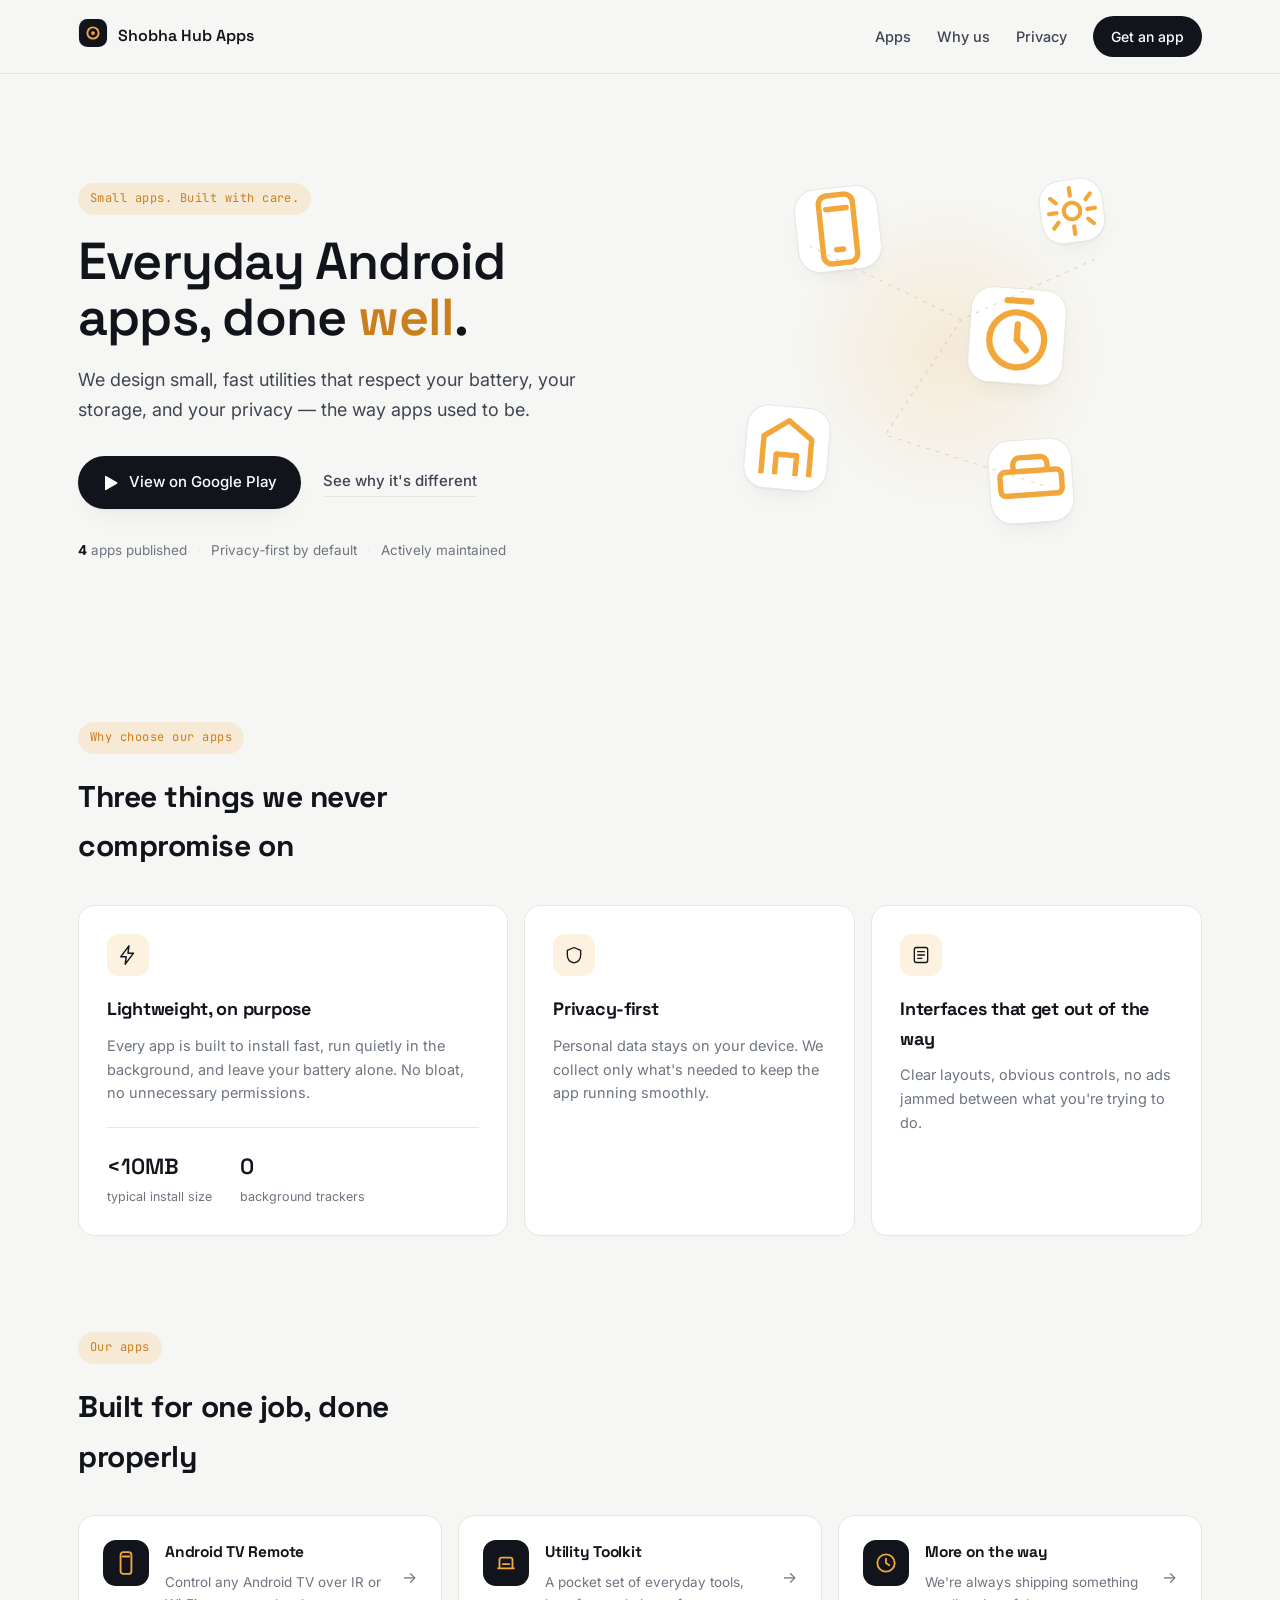
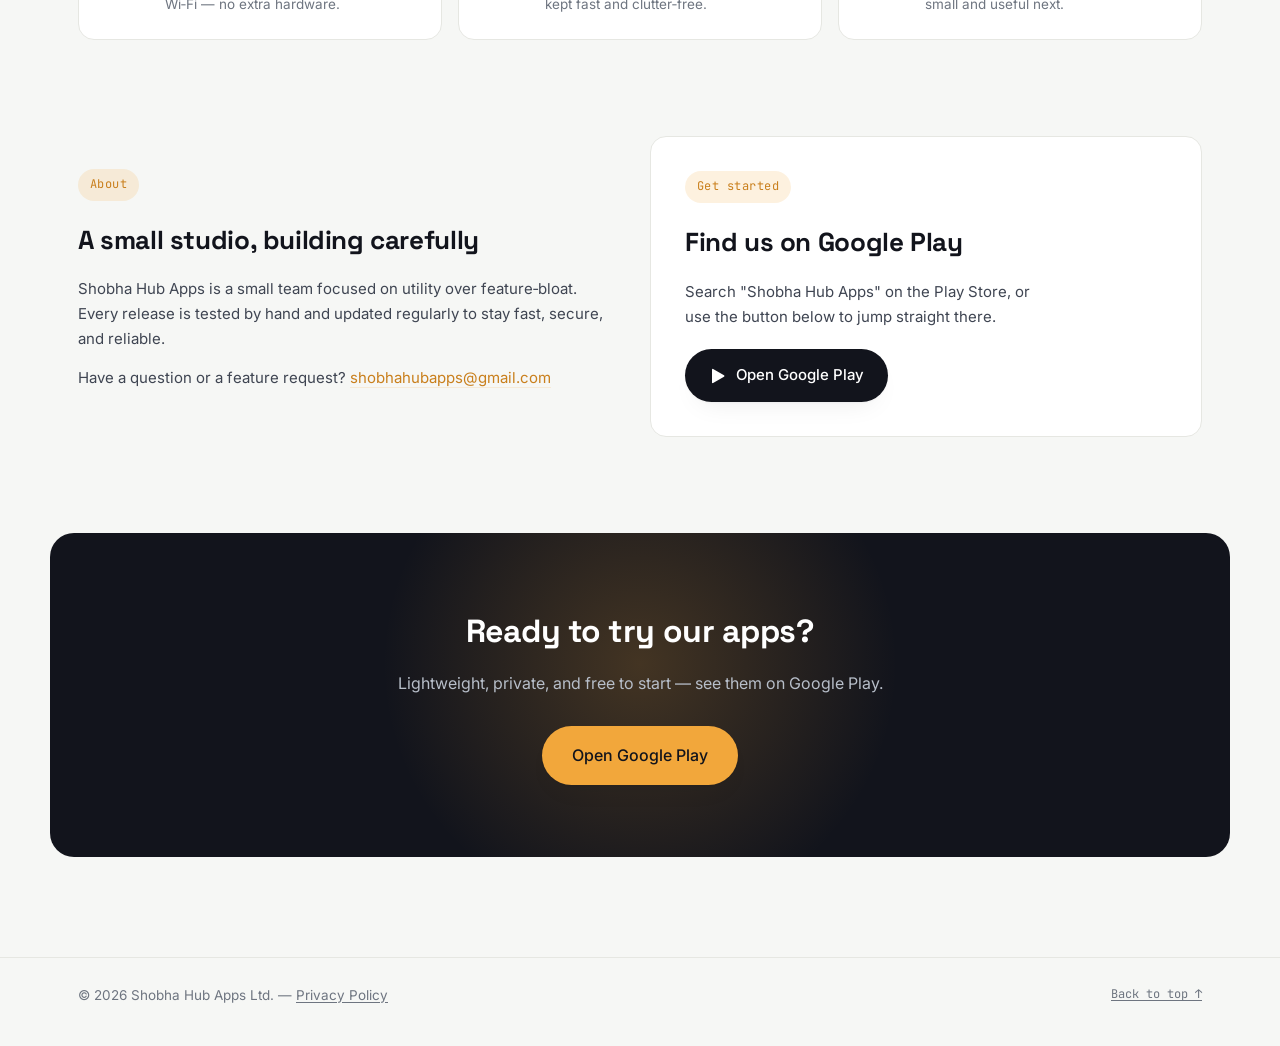
<file: index.html>
<!doctype html>
<html lang="en">
<head>
  <meta charset="utf-8" />
  <meta name="viewport" content="width=device-width, initial-scale=1" />
  <title>Shobha Hub Apps — Android apps on Google Play</title>
  <meta name="description" content="Shobha Hub Apps builds small, lightweight, privacy-first Android apps. Discover and download them on Google Play." />
  <link rel="preconnect" href="https://fonts.googleapis.com">
  <link rel="preconnect" href="https://fonts.gstatic.com" crossorigin>
  <link href="https://fonts.googleapis.com/css2?family=Space+Grotesk:wght@500;600;700&family=Inter:wght@400;500;600&family=JetBrains+Mono:wght@400;500&display=swap" rel="stylesheet">
  <link rel="stylesheet" href="/assets/styles.css">
  <link rel="icon" href="data:image/svg+xml,%3Csvg xmlns='http://www.w3.org/2000/svg' viewBox='0 0 32 32'%3E%3Crect width='32' height='32' rx='9' fill='%23F2A73B'/%3E%3C/svg%3E">
</head>
<body>

  <header class="site-header">
    <div class="container header-inner">
      <a class="brand" href="/">
        <span class="mark" aria-hidden="true">
          <svg viewBox="0 0 32 32" width="30" height="30">
            <rect x="1" y="1" width="30" height="30" rx="9" fill="#12141C"/>
            <circle cx="16" cy="16" r="6" fill="none" stroke="#F2A73B" stroke-width="2"/>
            <circle cx="16" cy="16" r="2" fill="#F2A73B"/>
          </svg>
        </span>
        <span class="brand-name">Shobha Hub Apps</span>
      </a>
      <nav class="site-nav">
        <a class="link" href="#apps">Apps</a>
        <a class="link" href="#features">Why us</a>
        <a class="link nav-hide-sm" href="/privacy-policy.html">Privacy</a>
        <a class="btn" id="download" href="#" data-play-link>Get an app</a>
      </nav>
    </div>
  </header>

  <main>

    <section class="hero">
      <div class="container hero-inner">
        <div class="hero-text">
          <span class="eyebrow">Small apps. Built with care.</span>
          <h1>Everyday Android<br>apps, done <em>well</em>.</h1>
          <p class="lede">We design small, fast utilities that respect your battery, your storage, and your privacy — the way apps used to be.</p>
          <div class="cta-row">
            <a class="cta-btn" href="#" data-play-link>
              <svg width="18" height="18" viewBox="0 0 24 24" fill="none"><path d="M4 3.5v17a1 1 0 0 0 1.5.87l14.5-8.5a1 1 0 0 0 0-1.74L5.5 2.63A1 1 0 0 0 4 3.5Z" fill="currentColor"/></svg>
              View on Google Play
            </a>
            <a class="secondary" href="#features">See why it's different</a>
          </div>
          <div class="trust-row">
            <span><b>4</b> apps published</span>
            <span class="dot">·</span>
            <span>Privacy‑first by default</span>
            <span class="dot">·</span>
            <span>Actively maintained</span>
          </div>
        </div>

        <div class="hero-art" aria-hidden="true">
          <div class="glow"></div>
          <div class="tile tile-1">
            <svg viewBox="0 0 24 24" fill="none"><rect x="7" y="2" width="10" height="20" rx="2.5" stroke="#F2A73B" stroke-width="1.6"/><path d="M11 18h2" stroke="#F2A73B" stroke-width="1.6" stroke-linecap="round"/><path d="M9 6h6" stroke="#F2A73B" stroke-width="1.6" stroke-linecap="round"/></svg>
          </div>
          <div class="tile tile-2">
            <svg viewBox="0 0 24 24" fill="none"><circle cx="12" cy="13" r="7" stroke="#F2A73B" stroke-width="1.6"/><path d="M12 9v4l2.5 2.5" stroke="#F2A73B" stroke-width="1.6" stroke-linecap="round"/><path d="M9 3h6" stroke="#F2A73B" stroke-width="1.6" stroke-linecap="round"/></svg>
          </div>
          <div class="tile tile-3">
            <svg viewBox="0 0 24 24" fill="none"><path d="M5 20V9l7-5 7 5v11" stroke="#F2A73B" stroke-width="1.6" stroke-linejoin="round"/><path d="M9 20v-6h6v6" stroke="#F2A73B" stroke-width="1.6" stroke-linejoin="round"/></svg>
          </div>
          <div class="tile tile-4">
            <svg viewBox="0 0 24 24" fill="none"><rect x="3" y="9" width="18" height="7" rx="1.5" stroke="#F2A73B" stroke-width="1.6"/><path d="M7 9V7a2 2 0 0 1 2-2h6a2 2 0 0 1 2 2v2" stroke="#F2A73B" stroke-width="1.6"/></svg>
          </div>
          <div class="tile tile-5">
            <svg viewBox="0 0 24 24" fill="none"><path d="M12 3v3M12 18v3M4.2 6.2l2 2M17.8 15.8l2 2M3 12h3M18 12h3M4.2 17.8l2-2M17.8 8.2l2-2" stroke="#F2A73B" stroke-width="1.6" stroke-linecap="round"/><circle cx="12" cy="12" r="3.2" stroke="#F2A73B" stroke-width="1.6"/></svg>
          </div>
          <svg class="constellation-lines" viewBox="0 0 400 400" preserveAspectRatio="none">
            <path d="M90 80 L210 150 L320 90 M210 150 L150 260 L280 310" stroke="#E3C088" stroke-width="1" stroke-dasharray="3 5" fill="none" opacity="0.6"/>
          </svg>
        </div>
      </div>
    </section>

    <section id="features" class="features">
      <div class="container">
        <span class="eyebrow">Why choose our apps</span>
        <h2>Three things we never compromise on</h2>
        <div class="bento">
          <div class="card card-lg">
            <div class="card-icon">
              <svg width="22" height="22" viewBox="0 0 24 24" fill="none"><path d="M13 2 4 14h6l-1 8 9-12h-6l1-8Z" stroke="#12141C" stroke-width="1.6" stroke-linejoin="round"/></svg>
            </div>
            <h3>Lightweight, on purpose</h3>
            <p>Every app is built to install fast, run quietly in the background, and leave your battery alone. No bloat, no unnecessary permissions.</p>
            <div class="stat-row">
              <div class="stat"><span class="stat-num">&lt;10MB</span><span class="stat-label">typical install size</span></div>
              <div class="stat"><span class="stat-num">0</span><span class="stat-label">background trackers</span></div>
            </div>
          </div>
          <div class="card">
            <div class="card-icon">
              <svg width="20" height="20" viewBox="0 0 24 24" fill="none"><path d="M12 3 20 6.5V12c0 5-3.6 8.5-8 9.5C7.6 20.5 4 17 4 12V6.5L12 3Z" stroke="#12141C" stroke-width="1.6" stroke-linejoin="round"/></svg>
            </div>
            <h3>Privacy‑first</h3>
            <p>Personal data stays on your device. We collect only what's needed to keep the app running smoothly.</p>
          </div>
          <div class="card">
            <div class="card-icon">
              <svg width="20" height="20" viewBox="0 0 24 24" fill="none"><rect x="4" y="3" width="16" height="18" rx="2.5" stroke="#12141C" stroke-width="1.6"/><path d="M8 8h8M8 12h8M8 16h5" stroke="#12141C" stroke-width="1.6" stroke-linecap="round"/></svg>
            </div>
            <h3>Interfaces that get out of the way</h3>
            <p>Clear layouts, obvious controls, no ads jammed between what you're trying to do.</p>
          </div>
        </div>
      </div>
    </section>

    <section id="apps" class="apps-section">
      <div class="container">
        <span class="eyebrow">Our apps</span>
        <h2>Built for one job, done properly</h2>
        <div class="apps-grid">
          <a class="app-card" href="#" data-play-link>
            <div class="app-icon" style="--tint:#12141C">
              <svg width="26" height="26" viewBox="0 0 24 24" fill="none"><rect x="7" y="2" width="10" height="20" rx="2.5" stroke="#F2A73B" stroke-width="1.7"/><path d="M9 6h6" stroke="#F2A73B" stroke-width="1.7" stroke-linecap="round"/></svg>
            </div>
            <div class="app-copy">
              <h4>Android TV Remote</h4>
              <p>Control any Android TV over IR or Wi‑Fi — no extra hardware.</p>
            </div>
            <span class="app-arrow">→</span>
          </a>
          <a class="app-card" href="#" data-play-link>
            <div class="app-icon" style="--tint:#12141C">
              <svg width="26" height="26" viewBox="0 0 24 24" fill="none"><path d="M4 17h16M6 17V9a2 2 0 0 1 2-2h8a2 2 0 0 1 2 2v8" stroke="#F2A73B" stroke-width="1.7" stroke-linejoin="round"/><path d="M9 13h6" stroke="#F2A73B" stroke-width="1.7" stroke-linecap="round"/></svg>
            </div>
            <div class="app-copy">
              <h4>Utility Toolkit</h4>
              <p>A pocket set of everyday tools, kept fast and clutter‑free.</p>
            </div>
            <span class="app-arrow">→</span>
          </a>
          <a class="app-card" href="#" data-play-link>
            <div class="app-icon" style="--tint:#12141C">
              <svg width="26" height="26" viewBox="0 0 24 24" fill="none"><circle cx="12" cy="12" r="8" stroke="#F2A73B" stroke-width="1.7"/><path d="M12 8v4l3 2" stroke="#F2A73B" stroke-width="1.7" stroke-linecap="round"/></svg>
            </div>
            <div class="app-copy">
              <h4>More on the way</h4>
              <p>We're always shipping something small and useful next.</p>
            </div>
            <span class="app-arrow">→</span>
          </a>
        </div>
      </div>
    </section>

    <section class="about">
      <div class="container split">
        <div>
          <span class="eyebrow">About</span>
          <h2>A small studio, building carefully</h2>
          <p>Shobha Hub Apps is a small team focused on utility over feature‑bloat. Every release is tested by hand and updated regularly to stay fast, secure, and reliable.</p>
          <p class="muted">Have a question or a feature request? <a href="mailto:shobhahubapps@gmail.com">shobhahubapps@gmail.com</a></p>
        </div>
        <div class="download-panel">
          <span class="eyebrow">Get started</span>
          <h2>Find us on Google Play</h2>
          <p>Search "Shobha Hub Apps" on the Play Store, or use the button below to jump straight there.</p>
          <a class="cta-btn" href="#" data-play-link>
            <svg width="18" height="18" viewBox="0 0 24 24" fill="none"><path d="M4 3.5v17a1 1 0 0 0 1.5.87l14.5-8.5a1 1 0 0 0 0-1.74L5.5 2.63A1 1 0 0 0 4 3.5Z" fill="currentColor"/></svg>
            Open Google Play
          </a>
        </div>
      </div>
    </section>

    <section class="footer-cta">
      <div class="container footer-cta-inner">
        <div class="glow-strip" aria-hidden="true"></div>
        <h2>Ready to try our apps?</h2>
        <p>Lightweight, private, and free to start — see them on Google Play.</p>
        <a class="cta-btn big" href="#" data-play-link>Open Google Play</a>
      </div>
    </section>

  </main>

  <footer class="site-footer">
    <div class="container footer-inner">
      <p>© <span id="year"></span> Shobha Hub Apps Ltd. — <a href="/privacy-policy.html">Privacy Policy</a></p>
      <a class="back-top" href="#top" onclick="window.scrollTo({top:0,behavior:'smooth'});return false;">Back to top ↑</a>
    </div>
  </footer>

  <script src="/assets/script.js"></script>
</body>
</html>
</file>
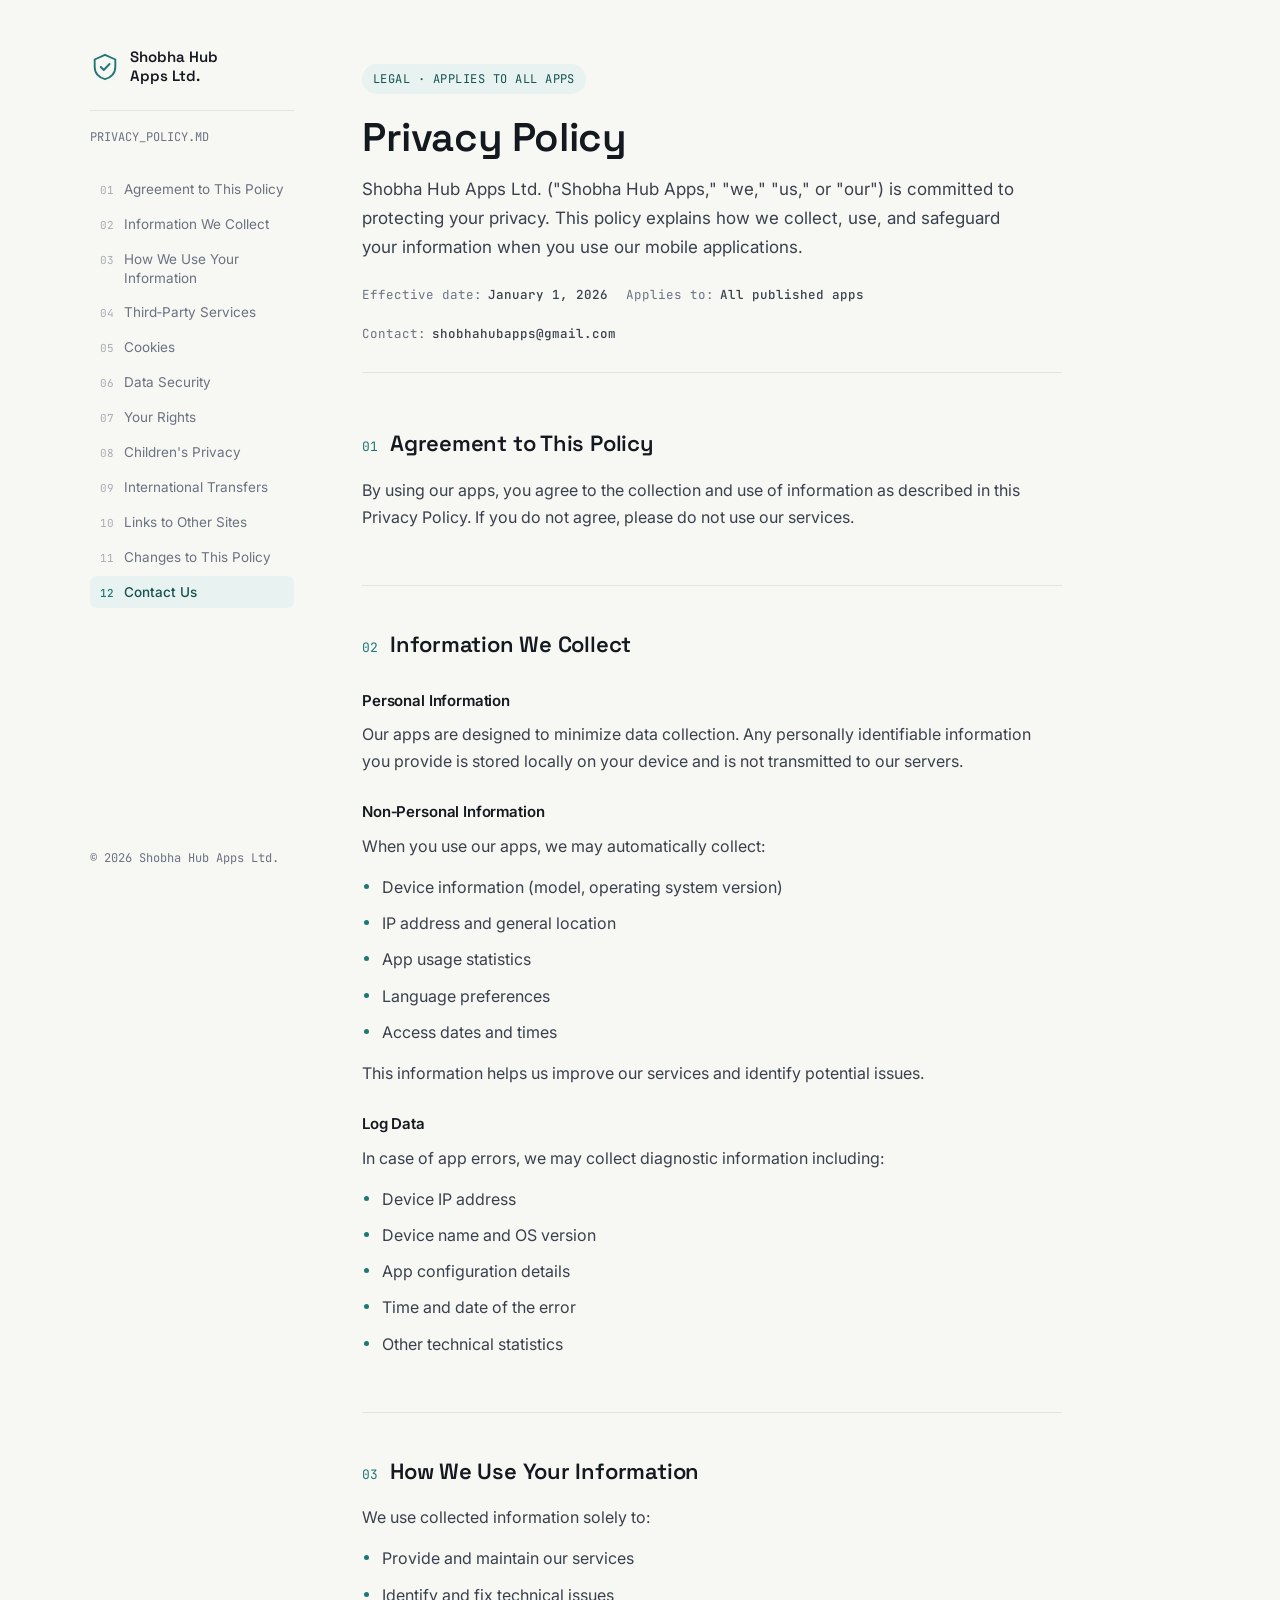
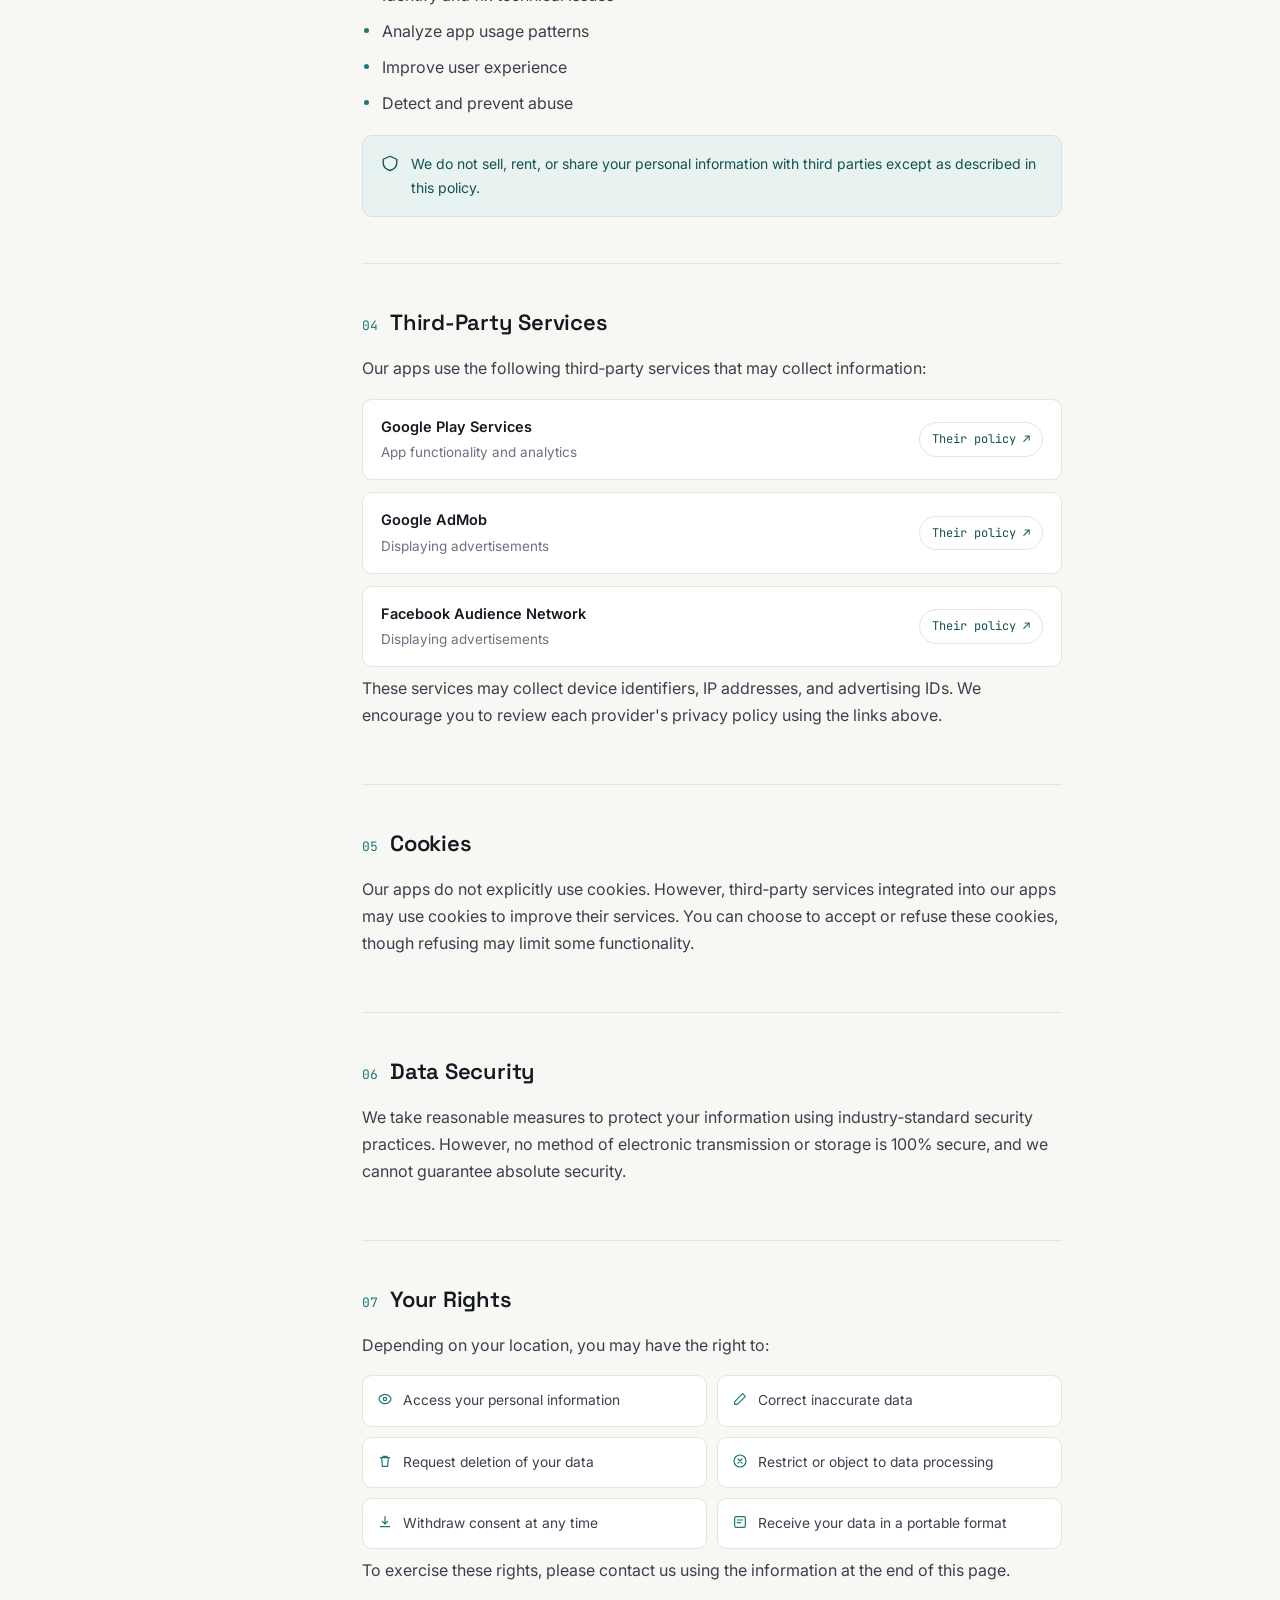
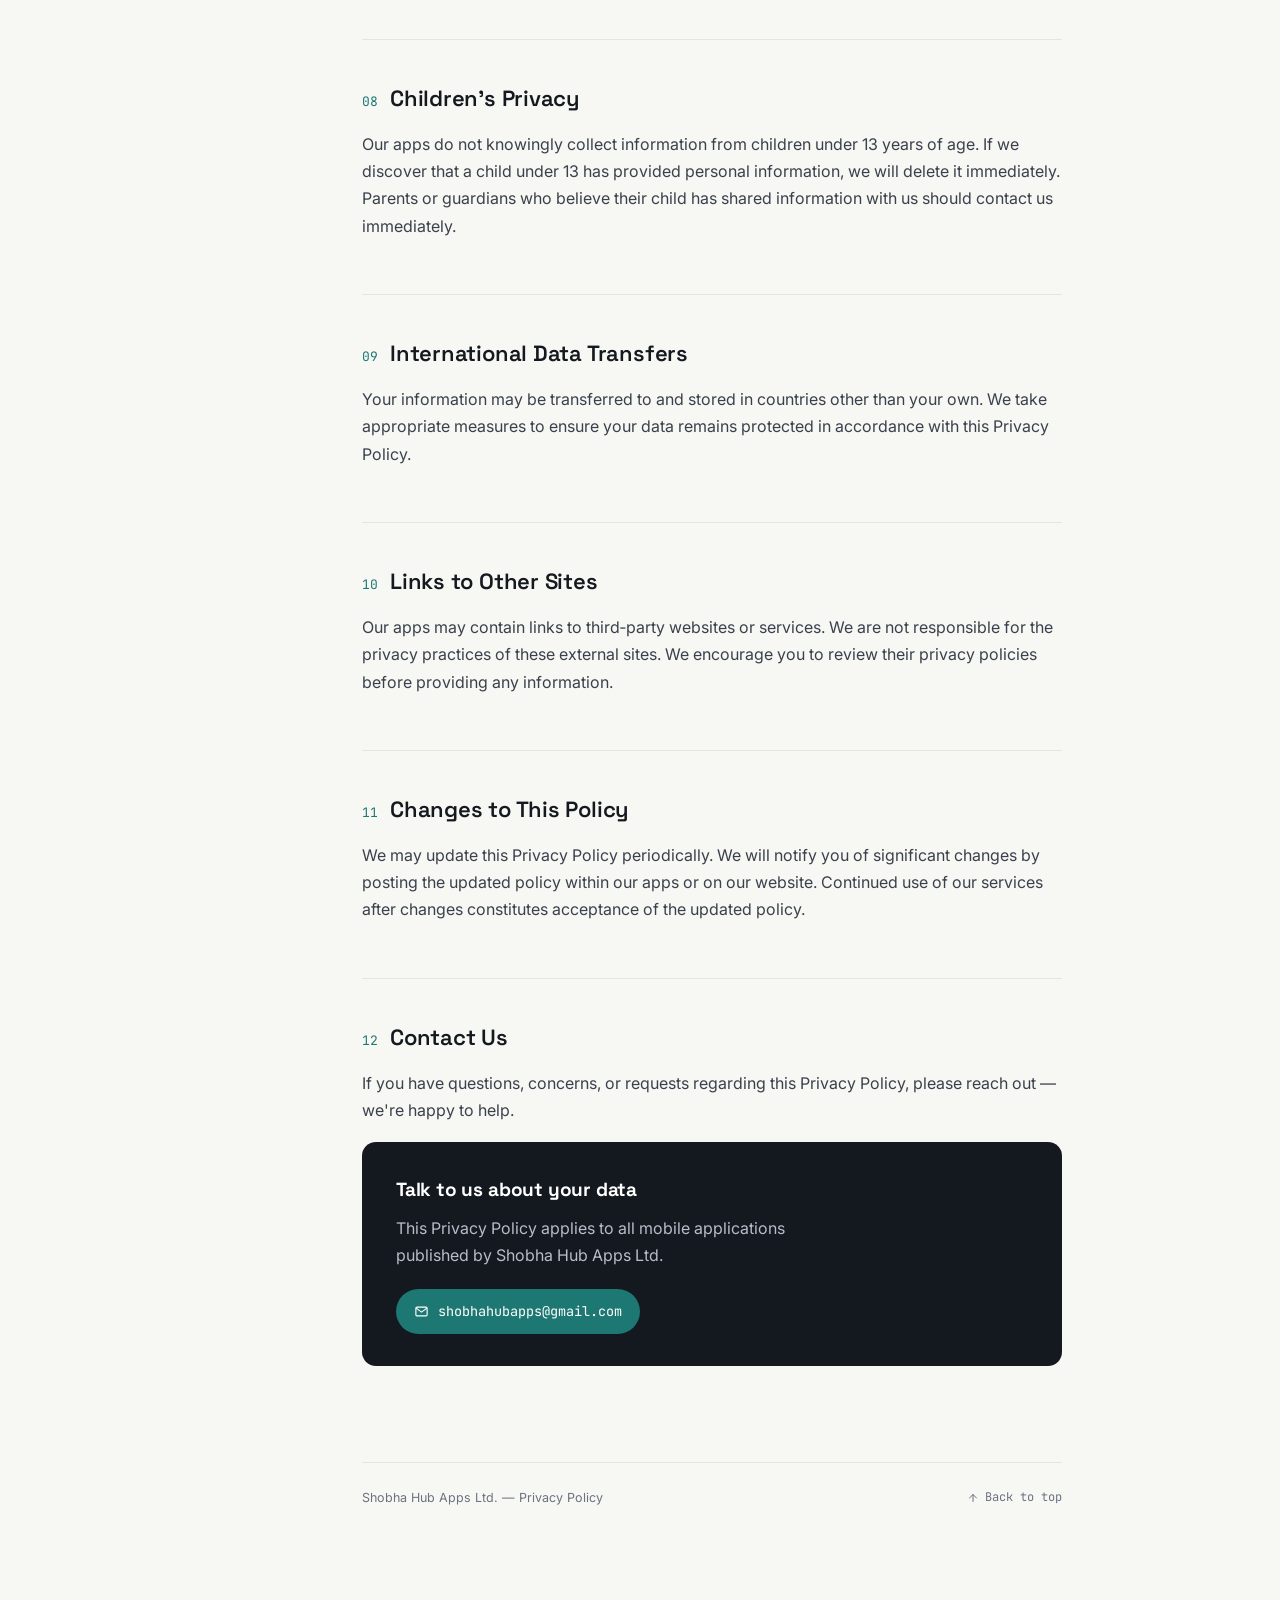
<file: privacy-policy.html>
<!DOCTYPE html>
<html lang="en">
<head>
<meta charset="UTF-8">
<meta name="viewport" content="width=device-width, initial-scale=1.0">
<title>Privacy Policy — Shobha Hub Apps</title>
<link rel="preconnect" href="https://fonts.googleapis.com">
<link rel="preconnect" href="https://fonts.gstatic.com" crossorigin>
<link href="https://fonts.googleapis.com/css2?family=Space+Grotesk:wght@400;500;600;700&family=Inter:wght@400;500;600&family=JetBrains+Mono:wght@400;500&display=swap" rel="stylesheet">
<style>
  :root{
    --bg: #F7F7F4;
    --surface: #FFFFFF;
    --ink: #14181F;
    --ink-soft: #3A414C;
    --muted: #6B7280;
    --border: #E5E4DF;
    --accent: #1D7874;
    --accent-deep: #14524F;
    --accent-soft: #E7F2F1;
    --radius: 10px;
    --content-w: 700px;
  }

  *{ box-sizing: border-box; }

  html{ scroll-behavior: smooth; }

  body{
    margin:0;
    background: var(--bg);
    color: var(--ink-soft);
    font-family: 'Inter', sans-serif;
    font-size: 16px;
    line-height: 1.7;
    -webkit-font-smoothing: antialiased;
  }

  h1, h2, h3{
    font-family: 'Space Grotesk', sans-serif;
    color: var(--ink);
    letter-spacing: -0.01em;
  }

  a{ color: var(--accent-deep); }

  /* ---------- Progress bar ---------- */
  #progress{
    position: fixed;
    top: 0; left: 0;
    height: 3px;
    width: 0%;
    background: var(--accent);
    z-index: 100;
    transition: width 0.1s ease-out;
  }

  /* ---------- Top bar (mobile) ---------- */
  .topbar{
    display:none;
    position: sticky;
    top:0;
    z-index: 40;
    background: rgba(247,247,244,0.92);
    backdrop-filter: blur(8px);
    border-bottom: 1px solid var(--border);
    padding: 14px 20px;
    align-items: center;
    justify-content: space-between;
  }
  .topbar .brand{
    font-family: 'Space Grotesk', sans-serif;
    font-weight: 600;
    font-size: 15px;
    color: var(--ink);
    display:flex;
    align-items:center;
    gap:8px;
  }
  .topbar select{
    font-family: 'Inter', sans-serif;
    font-size: 13px;
    padding: 6px 10px;
    border-radius: 8px;
    border: 1px solid var(--border);
    background: var(--surface);
    color: var(--ink-soft);
    max-width: 46vw;
  }

  /* ---------- Shell layout ---------- */
  .shell{
    display: grid;
    grid-template-columns: 272px 1fr;
    max-width: 1180px;
    margin: 0 auto;
    align-items: start;
  }

  /* ---------- Sidebar ---------- */
  .sidebar{
    position: sticky;
    top: 0;
    height: 100vh;
    padding: 48px 28px 32px 40px;
    display:flex;
    flex-direction: column;
  }

  .brand{
    display:flex;
    align-items:center;
    gap:10px;
    margin-bottom: 6px;
  }

  .brand .mark{
    width: 30px; height: 30px;
    flex-shrink:0;
  }

  .brand-name{
    font-family: 'Space Grotesk', sans-serif;
    font-weight: 600;
    font-size: 15px;
    color: var(--ink);
    line-height: 1.25;
  }

  .doc-title{
    font-size: 12px;
    font-family: 'JetBrains Mono', monospace;
    color: var(--muted);
    margin: 18px 0 26px;
    padding-top: 16px;
    border-top: 1px solid var(--border);
  }

  nav.toc{
    display:flex;
    flex-direction: column;
    gap: 2px;
    overflow-y: auto;
  }

  nav.toc a{
    display:flex;
    gap: 10px;
    align-items:baseline;
    text-decoration: none;
    color: var(--muted);
    font-size: 13.5px;
    padding: 7px 10px;
    border-radius: 7px;
    transition: background 0.15s ease, color 0.15s ease;
    line-height: 1.4;
  }
  nav.toc a .n{
    font-family: 'JetBrains Mono', monospace;
    font-size: 11px;
    color: #A8ADB5;
    flex-shrink: 0;
    padding-top: 1px;
  }
  nav.toc a:hover{
    background: var(--accent-soft);
    color: var(--accent-deep);
  }
  nav.toc a.active{
    background: var(--accent-soft);
    color: var(--accent-deep);
    font-weight: 500;
  }
  nav.toc a.active .n{ color: var(--accent); }

  .sidebar-foot{
    margin-top: auto;
    padding-top: 20px;
    font-size: 12px;
    color: var(--muted);
    font-family: 'JetBrains Mono', monospace;
  }

  /* ---------- Main content ---------- */
  main{
    padding: 64px 40px 120px;
    min-width: 0;
  }

  .content-inner{
    max-width: var(--content-w);
  }

  .eyebrow{
    font-family: 'JetBrains Mono', monospace;
    font-size: 12px;
    letter-spacing: 0.04em;
    color: var(--accent-deep);
    background: var(--accent-soft);
    display: inline-block;
    padding: 5px 11px;
    border-radius: 100px;
    margin-bottom: 22px;
  }

  h1.page-title{
    font-size: 40px;
    font-weight: 600;
    margin: 0 0 14px;
    line-height: 1.12;
  }

  .lede{
    font-size: 17px;
    color: var(--ink-soft);
    max-width: 60ch;
    margin: 0 0 12px;
  }

  .meta-row{
    display:flex;
    gap: 18px;
    flex-wrap: wrap;
    font-family: 'JetBrains Mono', monospace;
    font-size: 12.5px;
    color: var(--muted);
    margin: 22px 0 52px;
    padding-bottom: 28px;
    border-bottom: 1px solid var(--border);
  }
  .meta-row span{ display:flex; gap:6px; align-items:center;}
  .meta-row b{ color: var(--ink-soft); font-weight: 500; }

  section.policy-section{
    padding: 40px 0;
    border-bottom: 1px solid var(--border);
    scroll-margin-top: 24px;
  }
  section.policy-section:first-of-type{ padding-top: 0; }
  section.policy-section:last-of-type{ border-bottom: none; }

  .sec-head{
    display:flex;
    align-items: baseline;
    gap: 12px;
    margin-bottom: 14px;
  }
  .sec-head .n{
    font-family: 'JetBrains Mono', monospace;
    font-size: 13px;
    color: var(--accent);
    flex-shrink:0;
  }
  h2.sec-title{
    font-size: 22px;
    font-weight: 600;
    margin: 0;
  }

  h3.sub-title{
    font-family: 'Inter', sans-serif;
    font-size: 15px;
    font-weight: 600;
    color: var(--ink);
    margin: 24px 0 8px;
  }

  p{ margin: 0 0 14px; color: var(--ink-soft); }

  ul.clean-list{
    margin: 10px 0 14px;
    padding: 0;
    list-style: none;
  }
  ul.clean-list li{
    position: relative;
    padding-left: 20px;
    margin-bottom: 9px;
    color: var(--ink-soft);
  }
  ul.clean-list li::before{
    content: "";
    position: absolute;
    left: 2px;
    top: 10px;
    width: 5px; height: 5px;
    border-radius: 50%;
    background: var(--accent);
  }

  .card{
    background: var(--surface);
    border: 1px solid var(--border);
    border-radius: var(--radius);
    padding: 18px 20px;
    margin: 16px 0;
  }
  .card-title{
    font-weight: 600;
    color: var(--ink);
    font-size: 14.5px;
    margin-bottom: 4px;
  }

  .service-grid{
    display: grid;
    grid-template-columns: 1fr;
    gap: 12px;
    margin: 16px 0 8px;
  }
  .service{
    display:flex;
    justify-content: space-between;
    align-items:center;
    gap: 16px;
    background: var(--surface);
    border: 1px solid var(--border);
    border-radius: var(--radius);
    padding: 15px 18px;
  }
  .service-name{
    font-weight: 600;
    color: var(--ink);
    font-size: 14.5px;
  }
  .service-desc{
    font-size: 13.5px;
    color: var(--muted);
    margin-top: 2px;
  }
  .service a{
    font-family: 'JetBrains Mono', monospace;
    font-size: 12px;
    text-decoration: none;
    color: var(--accent-deep);
    border: 1px solid var(--border);
    padding: 6px 12px;
    border-radius: 100px;
    white-space: nowrap;
    transition: background 0.15s ease, border-color 0.15s ease;
  }
  .service a:hover{
    background: var(--accent-soft);
    border-color: var(--accent);
  }

  .rights-grid{
    display: grid;
    grid-template-columns: 1fr 1fr;
    gap: 10px;
    margin: 16px 0 8px;
  }
  .right-item{
    display:flex;
    gap: 10px;
    align-items:flex-start;
    background: var(--surface);
    border: 1px solid var(--border);
    border-radius: var(--radius);
    padding: 13px 14px;
    font-size: 13.8px;
    color: var(--ink-soft);
  }
  .right-item svg{ flex-shrink:0; margin-top: 2px; color: var(--accent); }

  .note{
    display:flex;
    gap: 12px;
    background: var(--accent-soft);
    border: 1px solid #CFE6E3;
    border-radius: var(--radius);
    padding: 16px 18px;
    margin: 18px 0 6px;
    font-size: 14px;
    color: var(--accent-deep);
  }
  .note svg{ flex-shrink:0; margin-top: 2px; }

  .contact-card{
    background: var(--ink);
    border-radius: 14px;
    padding: 32px 34px;
    margin-top: 18px;
    color: #EDEFF2;
  }
  .contact-card h3{
    color: #fff;
    font-size: 19px;
    margin: 0 0 8px;
  }
  .contact-card p{
    color: #B7BEC9;
    margin-bottom: 20px;
    max-width: 46ch;
  }
  .mail-btn{
    display:inline-flex;
    align-items:center;
    gap: 9px;
    background: var(--accent);
    color: #fff;
    text-decoration:none;
    font-family: 'JetBrains Mono', monospace;
    font-size: 13.5px;
    padding: 11px 18px;
    border-radius: 100px;
    transition: background 0.15s ease;
  }
  .mail-btn:hover{ background: #16615D; }

  footer.doc-footer{
    max-width: var(--content-w);
    margin-top: 56px;
    padding-top: 24px;
    border-top: 1px solid var(--border);
    font-size: 12.5px;
    color: var(--muted);
    display:flex;
    justify-content: space-between;
    align-items:center;
    flex-wrap: wrap;
    gap: 10px;
  }
  .back-top{
    text-decoration:none;
    color: var(--muted);
    font-family: 'JetBrains Mono', monospace;
    font-size: 12px;
    display:flex; align-items:center; gap:6px;
  }
  .back-top:hover{ color: var(--accent-deep); }

  /* ---------- Responsive ---------- */
  @media (max-width: 880px){
    .shell{ grid-template-columns: 1fr; }
    .sidebar{ display:none; }
    .topbar{ display:flex; }
    main{ padding: 36px 22px 90px; }
    h1.page-title{ font-size: 30px; }
    .rights-grid{ grid-template-columns: 1fr; }
    .meta-row{ gap: 12px 20px; }
  }

  @media (prefers-reduced-motion: reduce){
    html{ scroll-behavior: auto; }
    #progress{ transition: none; }
  }
</style>
</head>
<body>

<div id="progress"></div>

<div class="topbar">
  <div class="brand">
    <svg class="mark" width="22" height="22" viewBox="0 0 32 32" fill="none">
      <path d="M16 3 L27 8 V16 C27 22.6 22.4 27.6 16 29 C9.6 27.6 5 22.6 5 16 V8 Z" stroke="#1D7874" stroke-width="2" stroke-linejoin="round"/>
      <path d="M11.5 16 L14.7 19.2 L20.8 12.8" stroke="#1D7874" stroke-width="2" stroke-linecap="round" stroke-linejoin="round"/>
    </svg>
    Shobha Hub Apps
  </div>
  <select id="mobile-nav" aria-label="Jump to section"></select>
</div>

<div class="shell">
  <aside class="sidebar">
    <div class="brand">
      <svg class="mark" width="30" height="30" viewBox="0 0 32 32" fill="none">
        <path d="M16 3 L27 8 V16 C27 22.6 22.4 27.6 16 29 C9.6 27.6 5 22.6 5 16 V8 Z" stroke="#1D7874" stroke-width="2" stroke-linejoin="round"/>
        <path d="M11.5 16 L14.7 19.2 L20.8 12.8" stroke="#1D7874" stroke-width="2" stroke-linecap="round" stroke-linejoin="round"/>
      </svg>
      <div class="brand-name">Shobha Hub<br>Apps Ltd.</div>
    </div>
    <div class="doc-title">PRIVACY_POLICY.MD</div>
    <nav class="toc" id="toc">
      <a href="#agreement"><span class="n">01</span>Agreement to This Policy</a>
      <a href="#information-we-collect"><span class="n">02</span>Information We Collect</a>
      <a href="#how-we-use"><span class="n">03</span>How We Use Your Information</a>
      <a href="#third-party"><span class="n">04</span>Third‑Party Services</a>
      <a href="#cookies"><span class="n">05</span>Cookies</a>
      <a href="#security"><span class="n">06</span>Data Security</a>
      <a href="#rights"><span class="n">07</span>Your Rights</a>
      <a href="#children"><span class="n">08</span>Children's Privacy</a>
      <a href="#international"><span class="n">09</span>International Transfers</a>
      <a href="#links"><span class="n">10</span>Links to Other Sites</a>
      <a href="#changes"><span class="n">11</span>Changes to This Policy</a>
      <a href="#contact"><span class="n">12</span>Contact Us</a>
    </nav>
    <div class="sidebar-foot">© 2026 Shobha Hub Apps Ltd.</div>
  </aside>

  <main>
    <div class="content-inner">
      <span class="eyebrow">LEGAL · APPLIES TO ALL APPS</span>
      <h1 class="page-title">Privacy Policy</h1>
      <p class="lede">Shobha Hub Apps Ltd. ("Shobha Hub Apps," "we," "us," or "our") is committed to protecting your privacy. This policy explains how we collect, use, and safeguard your information when you use our mobile applications.</p>

      <div class="meta-row">
        <span>Effective date: <b>January 1, 2026</b></span>
        <span>Applies to: <b>All published apps</b></span>
        <span>Contact: <b>shobhahubapps@gmail.com</b></span>
      </div>

      <section class="policy-section" id="agreement">
        <div class="sec-head"><span class="n">01</span><h2 class="sec-title">Agreement to This Policy</h2></div>
        <p>By using our apps, you agree to the collection and use of information as described in this Privacy Policy. If you do not agree, please do not use our services.</p>
      </section>

      <section class="policy-section" id="information-we-collect">
        <div class="sec-head"><span class="n">02</span><h2 class="sec-title">Information We Collect</h2></div>

        <h3 class="sub-title">Personal Information</h3>
        <p>Our apps are designed to minimize data collection. Any personally identifiable information you provide is stored locally on your device and is not transmitted to our servers.</p>

        <h3 class="sub-title">Non‑Personal Information</h3>
        <p>When you use our apps, we may automatically collect:</p>
        <ul class="clean-list">
          <li>Device information (model, operating system version)</li>
          <li>IP address and general location</li>
          <li>App usage statistics</li>
          <li>Language preferences</li>
          <li>Access dates and times</li>
        </ul>
        <p>This information helps us improve our services and identify potential issues.</p>

        <h3 class="sub-title">Log Data</h3>
        <p>In case of app errors, we may collect diagnostic information including:</p>
        <ul class="clean-list">
          <li>Device IP address</li>
          <li>Device name and OS version</li>
          <li>App configuration details</li>
          <li>Time and date of the error</li>
          <li>Other technical statistics</li>
        </ul>
      </section>

      <section class="policy-section" id="how-we-use">
        <div class="sec-head"><span class="n">03</span><h2 class="sec-title">How We Use Your Information</h2></div>
        <p>We use collected information solely to:</p>
        <ul class="clean-list">
          <li>Provide and maintain our services</li>
          <li>Identify and fix technical issues</li>
          <li>Analyze app usage patterns</li>
          <li>Improve user experience</li>
          <li>Detect and prevent abuse</li>
        </ul>
        <div class="note">
          <svg width="18" height="18" viewBox="0 0 24 24" fill="none"><path d="M12 3 L21 7 V12 C21 17 17 20.5 12 22 C7 20.5 3 17 3 12 V7 Z" stroke="currentColor" stroke-width="1.8" stroke-linejoin="round"/></svg>
          <span>We do not sell, rent, or share your personal information with third parties except as described in this policy.</span>
        </div>
      </section>

      <section class="policy-section" id="third-party">
        <div class="sec-head"><span class="n">04</span><h2 class="sec-title">Third‑Party Services</h2></div>
        <p>Our apps use the following third‑party services that may collect information:</p>

        <div class="service-grid">
          <div class="service">
            <div>
              <div class="service-name">Google Play Services</div>
              <div class="service-desc">App functionality and analytics</div>
            </div>
            <a href="https://policies.google.com/privacy" target="_blank" rel="noopener">Their policy ↗</a>
          </div>
          <div class="service">
            <div>
              <div class="service-name">Google AdMob</div>
              <div class="service-desc">Displaying advertisements</div>
            </div>
            <a href="https://support.google.com/admob/answer/6128543" target="_blank" rel="noopener">Their policy ↗</a>
          </div>
          <div class="service">
            <div>
              <div class="service-name">Facebook Audience Network</div>
              <div class="service-desc">Displaying advertisements</div>
            </div>
            <a href="https://www.facebook.com/privacy/policy" target="_blank" rel="noopener">Their policy ↗</a>
          </div>
        </div>
        <p>These services may collect device identifiers, IP addresses, and advertising IDs. We encourage you to review each provider's privacy policy using the links above.</p>
      </section>

      <section class="policy-section" id="cookies">
        <div class="sec-head"><span class="n">05</span><h2 class="sec-title">Cookies</h2></div>
        <p>Our apps do not explicitly use cookies. However, third‑party services integrated into our apps may use cookies to improve their services. You can choose to accept or refuse these cookies, though refusing may limit some functionality.</p>
      </section>

      <section class="policy-section" id="security">
        <div class="sec-head"><span class="n">06</span><h2 class="sec-title">Data Security</h2></div>
        <p>We take reasonable measures to protect your information using industry‑standard security practices. However, no method of electronic transmission or storage is 100% secure, and we cannot guarantee absolute security.</p>
      </section>

      <section class="policy-section" id="rights">
        <div class="sec-head"><span class="n">07</span><h2 class="sec-title">Your Rights</h2></div>
        <p>Depending on your location, you may have the right to:</p>
        <div class="rights-grid">
          <div class="right-item"><svg width="16" height="16" viewBox="0 0 24 24" fill="none"><path d="M12 5c-5 0-9 4.5-9 7s4 7 9 7 9-4.5 9-7-4-7-9-7Z" stroke="currentColor" stroke-width="1.8"/><circle cx="12" cy="12" r="2.5" stroke="currentColor" stroke-width="1.8"/></svg>Access your personal information</div>
          <div class="right-item"><svg width="16" height="16" viewBox="0 0 24 24" fill="none"><path d="M4 20h4L20 8l-4-4L4 16v4Z" stroke="currentColor" stroke-width="1.8" stroke-linejoin="round"/></svg>Correct inaccurate data</div>
          <div class="right-item"><svg width="16" height="16" viewBox="0 0 24 24" fill="none"><path d="M5 7h14M9 7V5h6v2M7 7l1 13h8l1-13" stroke="currentColor" stroke-width="1.8" stroke-linecap="round" stroke-linejoin="round"/></svg>Request deletion of your data</div>
          <div class="right-item"><svg width="16" height="16" viewBox="0 0 24 24" fill="none"><circle cx="12" cy="12" r="9" stroke="currentColor" stroke-width="1.8"/><path d="M9 9l6 6M15 9l-6 6" stroke="currentColor" stroke-width="1.8" stroke-linecap="round"/></svg>Restrict or object to data processing</div>
          <div class="right-item"><svg width="16" height="16" viewBox="0 0 24 24" fill="none"><path d="M12 4v11m0 0-4-4m4 4 4-4M5 19h14" stroke="currentColor" stroke-width="1.8" stroke-linecap="round" stroke-linejoin="round"/></svg>Withdraw consent at any time</div>
          <div class="right-item"><svg width="16" height="16" viewBox="0 0 24 24" fill="none"><rect x="4" y="4" width="16" height="16" rx="2" stroke="currentColor" stroke-width="1.8"/><path d="M8 9h8M8 13h5" stroke="currentColor" stroke-width="1.8" stroke-linecap="round"/></svg>Receive your data in a portable format</div>
        </div>
        <p>To exercise these rights, please contact us using the information at the end of this page.</p>
      </section>

      <section class="policy-section" id="children">
        <div class="sec-head"><span class="n">08</span><h2 class="sec-title">Children's Privacy</h2></div>
        <p>Our apps do not knowingly collect information from children under 13 years of age. If we discover that a child under 13 has provided personal information, we will delete it immediately. Parents or guardians who believe their child has shared information with us should contact us immediately.</p>
      </section>

      <section class="policy-section" id="international">
        <div class="sec-head"><span class="n">09</span><h2 class="sec-title">International Data Transfers</h2></div>
        <p>Your information may be transferred to and stored in countries other than your own. We take appropriate measures to ensure your data remains protected in accordance with this Privacy Policy.</p>
      </section>

      <section class="policy-section" id="links">
        <div class="sec-head"><span class="n">10</span><h2 class="sec-title">Links to Other Sites</h2></div>
        <p>Our apps may contain links to third‑party websites or services. We are not responsible for the privacy practices of these external sites. We encourage you to review their privacy policies before providing any information.</p>
      </section>

      <section class="policy-section" id="changes">
        <div class="sec-head"><span class="n">11</span><h2 class="sec-title">Changes to This Policy</h2></div>
        <p>We may update this Privacy Policy periodically. We will notify you of significant changes by posting the updated policy within our apps or on our website. Continued use of our services after changes constitutes acceptance of the updated policy.</p>
      </section>

      <section class="policy-section" id="contact" style="border-bottom:none;">
        <div class="sec-head"><span class="n">12</span><h2 class="sec-title">Contact Us</h2></div>
        <p>If you have questions, concerns, or requests regarding this Privacy Policy, please reach out — we're happy to help.</p>
        <div class="contact-card">
          <h3>Talk to us about your data</h3>
          <p>This Privacy Policy applies to all mobile applications published by Shobha Hub Apps Ltd.</p>
          <a class="mail-btn" href="mailto:shobhahubapps@gmail.com">
            <svg width="15" height="15" viewBox="0 0 24 24" fill="none"><rect x="3" y="5" width="18" height="14" rx="2" stroke="white" stroke-width="1.8"/><path d="m4 7 8 6 8-6" stroke="white" stroke-width="1.8" stroke-linecap="round" stroke-linejoin="round"/></svg>
            shobhahubapps@gmail.com
          </a>
        </div>
      </section>

      <footer class="doc-footer">
        <span>Shobha Hub Apps Ltd. — Privacy Policy</span>
        <a class="back-top" href="#top" onclick="window.scrollTo({top:0,behavior:'smooth'});return false;">
          <svg width="12" height="12" viewBox="0 0 24 24" fill="none"><path d="M12 19V5M5 12l7-7 7 7" stroke="currentColor" stroke-width="2" stroke-linecap="round" stroke-linejoin="round"/></svg>
          Back to top
        </a>
      </footer>
    </div>
  </main>
</div>

<script>
  // Build mobile select nav from sidebar TOC
  const tocLinks = Array.from(document.querySelectorAll('#toc a'));
  const mobileNav = document.getElementById('mobile-nav');
  tocLinks.forEach(link => {
    const opt = document.createElement('option');
    opt.value = link.getAttribute('href');
    opt.textContent = link.textContent.replace(/^\d+/, '').trim();
    mobileNav.appendChild(opt);
  });
  mobileNav.addEventListener('change', (e) => {
    const el = document.querySelector(e.target.value);
    if (el) el.scrollIntoView({ behavior: 'smooth', block: 'start' });
  });

  // Scroll-spy for sidebar
  const sections = Array.from(document.querySelectorAll('.policy-section'));
  const spyObserver = new IntersectionObserver((entries) => {
    entries.forEach(entry => {
      const id = entry.target.getAttribute('id');
      const link = document.querySelector(`#toc a[href="#${id}"]`);
      const opt = mobileNav.querySelector(`option[value="#${id}"]`);
      if (entry.isIntersecting) {
        tocLinks.forEach(l => l.classList.remove('active'));
        if (link) link.classList.add('active');
        if (opt) mobileNav.value = `#${id}`;
      }
    });
  }, { rootMargin: '-15% 0px -70% 0px', threshold: 0 });
  sections.forEach(sec => spyObserver.observe(sec));

  // Reading progress bar
  const progressBar = document.getElementById('progress');
  function updateProgress(){
    const h = document.documentElement;
    const scrolled = h.scrollTop;
    const height = h.scrollHeight - h.clientHeight;
    const pct = height > 0 ? (scrolled / height) * 100 : 0;
    progressBar.style.width = pct + '%';
  }
  document.addEventListener('scroll', updateProgress, { passive: true });
  updateProgress();
</script>

</body>
</html>
</file>
<file: assets/styles.css>
:root{
  --bg: #F6F7F5;
  --surface: #FFFFFF;
  --ink: #12141C;
  --ink-soft: #3F4552;
  --muted: #6E7580;
  --accent: #F2A73B;
  --accent-deep: #C97F1C;
  --accent-ring: rgba(242,167,59,0.16);
  --line: #E6E7E2;
  --radius: 16px;
  --radius-sm: 10px;
  --content-w: 1180px;
  --shadow: 0 1px 2px rgba(18,20,28,0.04), 0 12px 28px -14px rgba(18,20,28,0.10);
}

*{ box-sizing: border-box; }
html{ scroll-behavior: smooth; }

body{
  margin: 0;
  background: var(--bg);
  color: var(--ink-soft);
  font-family: 'Inter', -apple-system, sans-serif;
  line-height: 1.65;
  -webkit-font-smoothing: antialiased;
}

h1, h2, h3, h4{
  font-family: 'Space Grotesk', sans-serif;
  color: var(--ink);
  letter-spacing: -0.015em;
  margin: 0;
}

p{ margin: 0; }
a{ color: inherit; }

.container{
  max-width: var(--content-w);
  margin: 0 auto;
  padding: 0 28px;
}

.eyebrow{
  display: inline-flex;
  align-items: center;
  gap: 7px;
  font-family: 'JetBrains Mono', monospace;
  font-size: 12px;
  letter-spacing: 0.04em;
  color: var(--accent-deep);
  background: var(--accent-ring);
  padding: 6px 12px;
  border-radius: 100px;
  margin-bottom: 18px;
}

/* ---------- Header ---------- */
.site-header{
  position: sticky;
  top: 0;
  z-index: 50;
  background: rgba(246,247,245,0.85);
  backdrop-filter: blur(10px);
  border-bottom: 1px solid var(--line);
}
.header-inner{
  display: flex;
  align-items: center;
  justify-content: space-between;
  padding-top: 16px;
  padding-bottom: 16px;
}
.brand{
  display: flex;
  align-items: center;
  gap: 10px;
  text-decoration: none;
}
.brand-name{
  font-family: 'Space Grotesk', sans-serif;
  font-weight: 600;
  font-size: 16px;
  color: var(--ink);
}
.site-nav{
  display: flex;
  align-items: center;
  gap: 26px;
}
.link{
  text-decoration: none;
  color: var(--ink-soft);
  font-size: 14.5px;
  font-weight: 500;
  transition: color 0.15s ease;
}
.link:hover{ color: var(--ink); }
.btn{
  text-decoration: none;
  background: var(--ink);
  color: #fff;
  font-size: 14px;
  font-weight: 500;
  padding: 9px 18px;
  border-radius: 100px;
  transition: background 0.15s ease, transform 0.15s ease;
}
.btn:hover{ background: #262A36; transform: translateY(-1px); }

/* ---------- Hero ---------- */
.hero{ padding: 88px 0 100px; overflow: hidden; }
.hero-inner{
  display: grid;
  grid-template-columns: 1.05fr 0.95fr;
  gap: 56px;
  align-items: center;
}
.hero-text h1{
  font-size: 52px;
  line-height: 1.08;
  font-weight: 600;
  margin-bottom: 20px;
}
.hero-text h1 em{
  font-style: normal;
  color: var(--accent-deep);
  position: relative;
}
.lede{
  font-size: 18px;
  color: var(--ink-soft);
  max-width: 46ch;
  margin-bottom: 32px;
}
.cta-row{
  display: flex;
  align-items: center;
  gap: 22px;
  flex-wrap: wrap;
  margin-bottom: 30px;
}
.cta-btn{
  display: inline-flex;
  align-items: center;
  gap: 9px;
  text-decoration: none;
  background: var(--ink);
  color: #fff;
  font-weight: 500;
  font-size: 15px;
  padding: 14px 24px;
  border-radius: 100px;
  transition: transform 0.15s ease, background 0.15s ease;
  box-shadow: var(--shadow);
}
.cta-btn:hover{ background: #262A36; transform: translateY(-2px); }
.cta-btn.big{ padding: 16px 30px; font-size: 16px; }
.secondary{
  text-decoration: none;
  color: var(--ink-soft);
  font-size: 15px;
  font-weight: 500;
  border-bottom: 1px solid var(--line);
  padding-bottom: 2px;
  transition: border-color 0.15s ease, color 0.15s ease;
}
.secondary:hover{ color: var(--ink); border-color: var(--ink); }

.trust-row{
  display: flex;
  align-items: center;
  gap: 10px;
  flex-wrap: wrap;
  font-size: 13.5px;
  color: var(--muted);
}
.trust-row b{ color: var(--ink); }
.trust-row .dot{ color: var(--line); }

/* ---------- Hero art: app-tile constellation ---------- */
.hero-art{
  position: relative;
  height: 420px;
}
.glow{
  position: absolute;
  top: 45%; left: 50%;
  width: 340px; height: 340px;
  background: radial-gradient(circle, var(--accent-ring) 0%, transparent 70%);
  transform: translate(-50%, -50%);
}
.constellation-lines{
  position: absolute;
  inset: 0;
  width: 100%;
  height: 100%;
}
.tile{
  position: absolute;
  width: 84px;
  height: 84px;
  background: var(--surface);
  border: 1px solid var(--line);
  border-radius: 22px;
  display: flex;
  align-items: center;
  justify-content: center;
  box-shadow: var(--shadow);
}
.tile-1{ top: 6%;  left: 20%; transform: rotate(-6deg); }
.tile-2{ top: 30%; left: 54%; width: 96px; height: 96px; transform: rotate(4deg); }
.tile-3{ top: 58%; left: 10%; transform: rotate(5deg); }
.tile-4{ top: 66%; left: 58%; transform: rotate(-4deg); }
.tile-5{ top: 4%;  left: 68%; width: 64px; height: 64px; transform: rotate(-8deg); }

/* ---------- Features (bento) ---------- */
.features{ padding: 40px 0 96px; }
.features h2{ font-size: 30px; margin-bottom: 34px; max-width: 20ch; }
.bento{
  display: grid;
  grid-template-columns: 1.3fr 1fr 1fr;
  gap: 16px;
}
.card{
  background: var(--surface);
  border: 1px solid var(--line);
  border-radius: var(--radius);
  padding: 28px;
}
.card-lg{ grid-row: span 1; }
.card-icon{
  width: 42px; height: 42px;
  border-radius: 12px;
  background: var(--accent-ring);
  display: flex; align-items: center; justify-content: center;
  margin-bottom: 18px;
}
.card h3{ font-size: 18px; margin-bottom: 10px; }
.card p{ font-size: 14.5px; color: var(--muted); }
.stat-row{
  display: flex;
  gap: 28px;
  margin-top: 22px;
  padding-top: 20px;
  border-top: 1px solid var(--line);
}
.stat{ display: flex; flex-direction: column; }
.stat-num{ font-family: 'Space Grotesk', sans-serif; font-size: 22px; font-weight: 600; color: var(--ink); }
.stat-label{ font-size: 12.5px; color: var(--muted); margin-top: 2px; }

/* ---------- Apps section ---------- */
.apps-section{ padding: 0 0 96px; }
.apps-section h2{ font-size: 30px; margin-bottom: 34px; max-width: 22ch; }
.apps-grid{
  display: grid;
  grid-template-columns: repeat(3, 1fr);
  gap: 16px;
}
.app-card{
  display: flex;
  align-items: flex-start;
  gap: 16px;
  text-decoration: none;
  background: var(--surface);
  border: 1px solid var(--line);
  border-radius: var(--radius);
  padding: 24px;
  transition: transform 0.15s ease, box-shadow 0.15s ease, border-color 0.15s ease;
}
.app-card:hover{
  transform: translateY(-3px);
  box-shadow: var(--shadow);
  border-color: #D8D9D2;
}
.app-icon{
  width: 46px; height: 46px;
  flex-shrink: 0;
  border-radius: 13px;
  background: var(--tint, var(--ink));
  display: flex; align-items: center; justify-content: center;
}
.app-copy h4{ font-size: 15.5px; margin-bottom: 5px; }
.app-copy p{ font-size: 13.5px; color: var(--muted); }
.app-arrow{
  margin-left: auto;
  color: var(--muted);
  font-size: 16px;
  align-self: center;
  transition: transform 0.15s ease, color 0.15s ease;
}
.app-card:hover .app-arrow{ transform: translateX(3px); color: var(--ink); }

/* ---------- About / download split ---------- */
.about{ padding: 0 0 96px; }
.split{
  display: grid;
  grid-template-columns: 1fr 1fr;
  gap: 20px;
  align-items: stretch;
}
.split h2{ font-size: 26px; margin-bottom: 16px; }
.split p{ font-size: 15px; margin-bottom: 14px; color: var(--ink-soft); }
.split > div:first-child{ padding-right: 24px; align-self: center; }
.muted{ color: var(--muted); font-size: 14px; }
.muted a{ color: var(--accent-deep); text-decoration: none; border-bottom: 1px solid var(--accent-ring); }
.download-panel{
  background: var(--surface);
  border: 1px solid var(--line);
  border-radius: var(--radius);
  padding: 34px;
}
.download-panel p{ max-width: 40ch; }
.download-panel .cta-btn{ margin-top: 6px; }

/* ---------- Footer CTA ---------- */
.footer-cta{ padding: 0 0 100px; }
.footer-cta-inner{
  position: relative;
  background: var(--ink);
  border-radius: 24px;
  padding: 72px 40px;
  text-align: center;
  overflow: hidden;
}
.glow-strip{
  position: absolute;
  top: -40%; left: 50%;
  width: 520px; height: 520px;
  background: radial-gradient(circle, rgba(242,167,59,0.22) 0%, transparent 70%);
  transform: translateX(-50%);
}
.footer-cta-inner h2{
  position: relative;
  color: #fff;
  font-size: 32px;
  margin-bottom: 12px;
}
.footer-cta-inner p{
  position: relative;
  color: #B7BEC9;
  margin-bottom: 30px;
}
.footer-cta-inner .cta-btn{
  position: relative;
  background: var(--accent);
  color: var(--ink);
}
.footer-cta-inner .cta-btn:hover{ background: #F7B85C; }

/* ---------- Footer ---------- */
.site-footer{ border-top: 1px solid var(--line); padding: 26px 0 40px; }
.footer-inner{
  display: flex;
  justify-content: space-between;
  align-items: center;
  flex-wrap: wrap;
  gap: 10px;
  font-size: 13.5px;
  color: var(--muted);
}
.footer-inner a{ color: var(--muted); text-decoration: underline; text-underline-offset: 2px; }
.back-top{ text-decoration: none; color: var(--muted); font-family: 'JetBrains Mono', monospace; font-size: 12px; }
.back-top:hover{ color: var(--ink); }

/* ---------- Responsive ---------- */
@media (max-width: 980px){
  .hero-inner{ grid-template-columns: 1fr; gap: 60px; }
  .hero-art{ height: 300px; order: -1; }
  .bento{ grid-template-columns: 1fr 1fr; }
  .card-lg{ grid-column: span 2; }
  .apps-grid{ grid-template-columns: 1fr 1fr; }
  .split{ grid-template-columns: 1fr; }
  .split > div:first-child{ padding-right: 0; }
}

@media (max-width: 640px){
  .container{ padding: 0 20px; }
  .nav-hide-sm{ display: none; }
  .hero{ padding: 56px 0 64px; }
  .hero-text h1{ font-size: 36px; }
  .lede{ font-size: 16px; }
  .bento{ grid-template-columns: 1fr; }
  .card-lg{ grid-column: span 1; }
  .apps-grid{ grid-template-columns: 1fr; }
  .footer-cta-inner{ padding: 52px 24px; border-radius: 18px; }
  .footer-cta-inner h2{ font-size: 26px; }
  .tile-2{ width: 76px; height: 76px; }
}

@media (prefers-reduced-motion: reduce){
  html{ scroll-behavior: auto; }
  .cta-btn, .btn, .app-card{ transition: none; }
}
</file>
